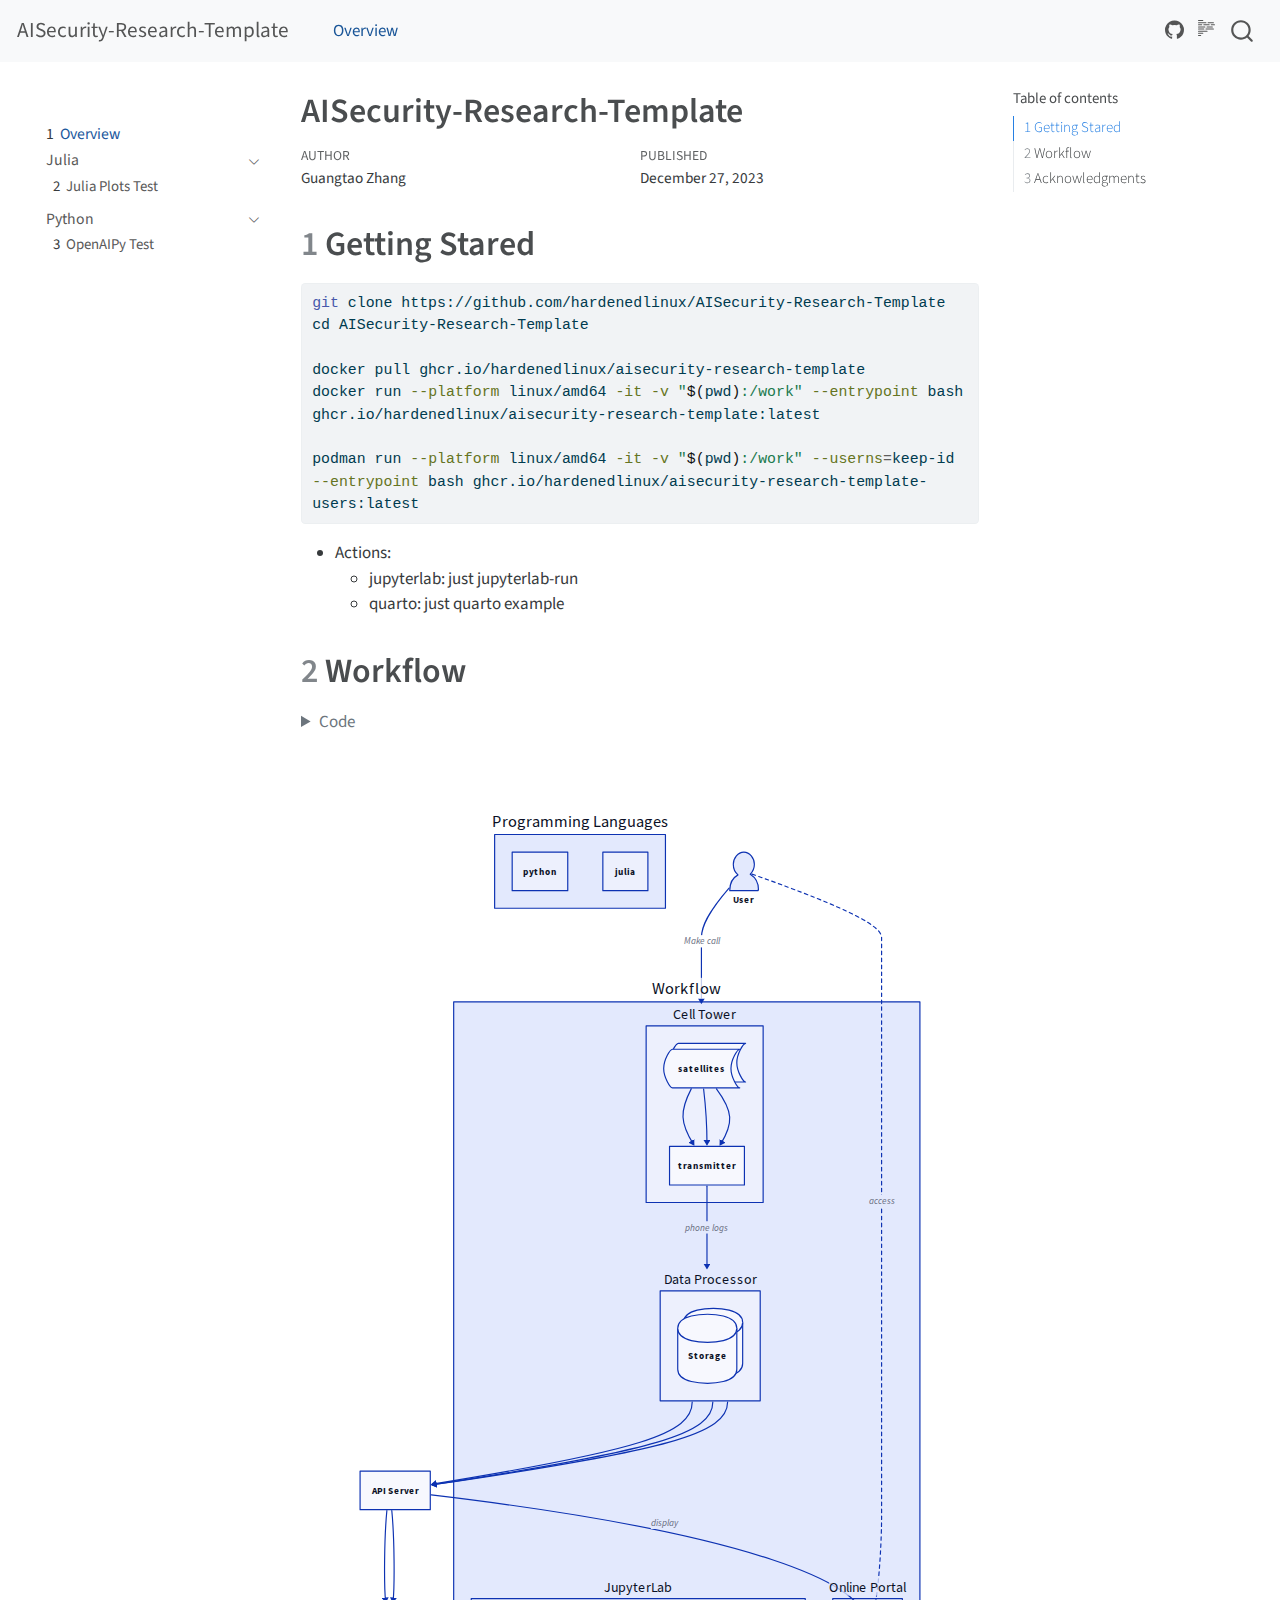
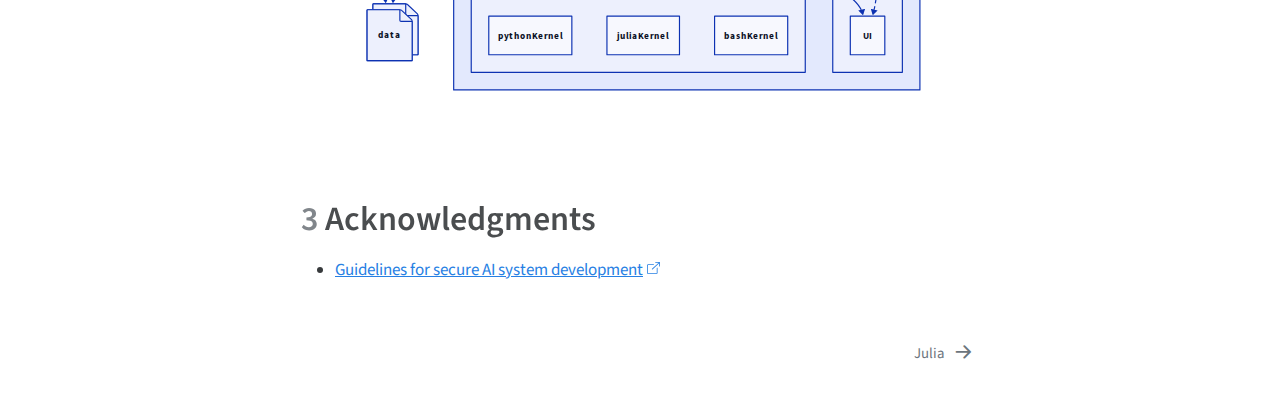
<file: index.html>
<!DOCTYPE html>
<html xmlns="http://www.w3.org/1999/xhtml" lang="en" xml:lang="en"><head>

<meta charset="utf-8">
<meta name="generator" content="quarto-1.3.450">

<meta name="viewport" content="width=device-width, initial-scale=1.0, user-scalable=yes">

<meta name="author" content="Guangtao Zhang">
<meta name="dcterms.date" content="2023-12-27">

<title>AISecurity-Research-Template</title>
<style>
code{white-space: pre-wrap;}
span.smallcaps{font-variant: small-caps;}
div.columns{display: flex; gap: min(4vw, 1.5em);}
div.column{flex: auto; overflow-x: auto;}
div.hanging-indent{margin-left: 1.5em; text-indent: -1.5em;}
ul.task-list{list-style: none;}
ul.task-list li input[type="checkbox"] {
  width: 0.8em;
  margin: 0 0.8em 0.2em -1em; /* quarto-specific, see https://github.com/quarto-dev/quarto-cli/issues/4556 */ 
  vertical-align: middle;
}
/* CSS for syntax highlighting */
pre > code.sourceCode { white-space: pre; position: relative; }
pre > code.sourceCode > span { line-height: 1.25; }
pre > code.sourceCode > span:empty { height: 1.2em; }
.sourceCode { overflow: visible; }
code.sourceCode > span { color: inherit; text-decoration: inherit; }
div.sourceCode { margin: 1em 0; }
pre.sourceCode { margin: 0; }
@media screen {
div.sourceCode { overflow: auto; }
}
@media print {
pre > code.sourceCode { white-space: pre-wrap; }
pre > code.sourceCode > span { text-indent: -5em; padding-left: 5em; }
}
pre.numberSource code
  { counter-reset: source-line 0; }
pre.numberSource code > span
  { position: relative; left: -4em; counter-increment: source-line; }
pre.numberSource code > span > a:first-child::before
  { content: counter(source-line);
    position: relative; left: -1em; text-align: right; vertical-align: baseline;
    border: none; display: inline-block;
    -webkit-touch-callout: none; -webkit-user-select: none;
    -khtml-user-select: none; -moz-user-select: none;
    -ms-user-select: none; user-select: none;
    padding: 0 4px; width: 4em;
  }
pre.numberSource { margin-left: 3em;  padding-left: 4px; }
div.sourceCode
  {   }
@media screen {
pre > code.sourceCode > span > a:first-child::before { text-decoration: underline; }
}
</style>


<script src="site_libs/quarto-nav/quarto-nav.js"></script>
<script src="site_libs/quarto-nav/headroom.min.js"></script>
<script src="site_libs/clipboard/clipboard.min.js"></script>
<script src="site_libs/quarto-search/autocomplete.umd.js"></script>
<script src="site_libs/quarto-search/fuse.min.js"></script>
<script src="site_libs/quarto-search/quarto-search.js"></script>
<meta name="quarto:offset" content="./">
<link href="./julia.html" rel="next">
<script src="site_libs/quarto-html/quarto.js"></script>
<script src="site_libs/quarto-html/popper.min.js"></script>
<script src="site_libs/quarto-html/tippy.umd.min.js"></script>
<script src="site_libs/quarto-html/anchor.min.js"></script>
<link href="site_libs/quarto-html/tippy.css" rel="stylesheet">
<link href="site_libs/quarto-html/quarto-syntax-highlighting.css" rel="stylesheet" id="quarto-text-highlighting-styles">
<script src="site_libs/bootstrap/bootstrap.min.js"></script>
<link href="site_libs/bootstrap/bootstrap-icons.css" rel="stylesheet">
<link href="site_libs/bootstrap/bootstrap.min.css" rel="stylesheet" id="quarto-bootstrap" data-mode="light">
<script id="quarto-search-options" type="application/json">{
  "location": "navbar",
  "copy-button": false,
  "collapse-after": 3,
  "panel-placement": "end",
  "type": "overlay",
  "limit": 20,
  "language": {
    "search-no-results-text": "No results",
    "search-matching-documents-text": "matching documents",
    "search-copy-link-title": "Copy link to search",
    "search-hide-matches-text": "Hide additional matches",
    "search-more-match-text": "more match in this document",
    "search-more-matches-text": "more matches in this document",
    "search-clear-button-title": "Clear",
    "search-detached-cancel-button-title": "Cancel",
    "search-submit-button-title": "Submit",
    "search-label": "Search"
  }
}</script>


<link rel="stylesheet" href="style.css">
</head>

<body class="nav-sidebar floating nav-fixed">

<div id="quarto-search-results"></div>
  <header id="quarto-header" class="headroom fixed-top">
    <nav class="navbar navbar-expand-lg navbar-dark ">
      <div class="navbar-container container-fluid">
      <div class="navbar-brand-container">
    <a class="navbar-brand" href="./index.html">
    <span class="navbar-title">AISecurity-Research-Template</span>
    </a>
  </div>
            <div id="quarto-search" class="" title="Search"></div>
          <button class="navbar-toggler" type="button" data-bs-toggle="collapse" data-bs-target="#navbarCollapse" aria-controls="navbarCollapse" aria-expanded="false" aria-label="Toggle navigation" onclick="if (window.quartoToggleHeadroom) { window.quartoToggleHeadroom(); }">
  <span class="navbar-toggler-icon"></span>
</button>
          <div class="collapse navbar-collapse" id="navbarCollapse">
            <ul class="navbar-nav navbar-nav-scroll me-auto">
  <li class="nav-item">
    <a class="nav-link active" href="./index.html" rel="" target="" aria-current="page">
 <span class="menu-text">Overview</span></a>
  </li>  
</ul>
            <ul class="navbar-nav navbar-nav-scroll ms-auto">
  <li class="nav-item compact">
    <a class="nav-link" href="https://github.com/hardenedlinux/AISecurity-Research-Template" rel="" target=""><i class="bi bi-github" role="img" aria-label="GitHub">
</i> 
 <span class="menu-text"></span></a>
  </li>  
</ul>
            <div class="quarto-navbar-tools">
  <a href="" class="quarto-reader-toggle quarto-navigation-tool px-1" onclick="window.quartoToggleReader(); return false;" title="Toggle reader mode">
  <div class="quarto-reader-toggle-btn">
  <i class="bi"></i>
  </div>
</a>
</div>
          </div> <!-- /navcollapse -->
      </div> <!-- /container-fluid -->
    </nav>
  <nav class="quarto-secondary-nav">
    <div class="container-fluid d-flex">
      <button type="button" class="quarto-btn-toggle btn" data-bs-toggle="collapse" data-bs-target="#quarto-sidebar,#quarto-sidebar-glass" aria-controls="quarto-sidebar" aria-expanded="false" aria-label="Toggle sidebar navigation" onclick="if (window.quartoToggleHeadroom) { window.quartoToggleHeadroom(); }">
        <i class="bi bi-layout-text-sidebar-reverse"></i>
      </button>
      <nav class="quarto-page-breadcrumbs" aria-label="breadcrumb"><ol class="breadcrumb"><li class="breadcrumb-item"><a href="./index.html"><span class="chapter-number">1</span>&nbsp; <span class="chapter-title">Overview</span></a></li></ol></nav>
      <a class="flex-grow-1" role="button" data-bs-toggle="collapse" data-bs-target="#quarto-sidebar,#quarto-sidebar-glass" aria-controls="quarto-sidebar" aria-expanded="false" aria-label="Toggle sidebar navigation" onclick="if (window.quartoToggleHeadroom) { window.quartoToggleHeadroom(); }">      
      </a>
      <button type="button" class="btn quarto-search-button" aria-label="" onclick="window.quartoOpenSearch();">
        <i class="bi bi-search"></i>
      </button>
    </div>
  </nav>
</header>
<!-- content -->
<div id="quarto-content" class="quarto-container page-columns page-rows-contents page-layout-article page-navbar">
<!-- sidebar -->
  <nav id="quarto-sidebar" class="sidebar collapse collapse-horizontal sidebar-navigation floating overflow-auto">
        <div class="mt-2 flex-shrink-0 align-items-center">
        <div class="sidebar-search">
        <div id="quarto-search" class="" title="Search"></div>
        </div>
        </div>
    <div class="sidebar-menu-container"> 
    <ul class="list-unstyled mt-1">
        <li class="sidebar-item">
  <div class="sidebar-item-container"> 
  <a href="./index.html" class="sidebar-item-text sidebar-link active">
 <span class="menu-text"><span class="chapter-number">1</span>&nbsp; <span class="chapter-title">Overview</span></span></a>
  </div>
</li>
        <li class="sidebar-item sidebar-item-section">
      <div class="sidebar-item-container"> 
            <a href="./julia.html" class="sidebar-item-text sidebar-link">
 <span class="menu-text">Julia</span></a>
          <a class="sidebar-item-toggle text-start" data-bs-toggle="collapse" data-bs-target="#quarto-sidebar-section-1" aria-expanded="true" aria-label="Toggle section">
            <i class="bi bi-chevron-right ms-2"></i>
          </a> 
      </div>
      <ul id="quarto-sidebar-section-1" class="collapse list-unstyled sidebar-section depth1 show">  
          <li class="sidebar-item">
  <div class="sidebar-item-container"> 
  <a href="./julia-test.html" class="sidebar-item-text sidebar-link">
 <span class="menu-text"><span class="chapter-number">2</span>&nbsp; <span class="chapter-title">Julia Plots Test</span></span></a>
  </div>
</li>
      </ul>
  </li>
        <li class="sidebar-item sidebar-item-section">
      <div class="sidebar-item-container"> 
            <a href="./python.html" class="sidebar-item-text sidebar-link">
 <span class="menu-text">Python</span></a>
          <a class="sidebar-item-toggle text-start" data-bs-toggle="collapse" data-bs-target="#quarto-sidebar-section-2" aria-expanded="true" aria-label="Toggle section">
            <i class="bi bi-chevron-right ms-2"></i>
          </a> 
      </div>
      <ul id="quarto-sidebar-section-2" class="collapse list-unstyled sidebar-section depth1 show">  
          <li class="sidebar-item">
  <div class="sidebar-item-container"> 
  <a href="./python-test.html" class="sidebar-item-text sidebar-link">
 <span class="menu-text"><span class="chapter-number">3</span>&nbsp; <span class="chapter-title">OpenAIPy Test</span></span></a>
  </div>
</li>
      </ul>
  </li>
    </ul>
    </div>
</nav>
<div id="quarto-sidebar-glass" data-bs-toggle="collapse" data-bs-target="#quarto-sidebar,#quarto-sidebar-glass"></div>
<!-- margin-sidebar -->
    <div id="quarto-margin-sidebar" class="sidebar margin-sidebar">
        <nav id="TOC" role="doc-toc" class="toc-active">
    <h2 id="toc-title">Table of contents</h2>
   
  <ul>
  <li><a href="#getting-stared" id="toc-getting-stared" class="nav-link active" data-scroll-target="#getting-stared"><span class="header-section-number">1</span> Getting Stared</a></li>
  <li><a href="#workflow" id="toc-workflow" class="nav-link" data-scroll-target="#workflow"><span class="header-section-number">2</span> Workflow</a></li>
  <li><a href="#acknowledgments" id="toc-acknowledgments" class="nav-link" data-scroll-target="#acknowledgments"><span class="header-section-number">3</span> Acknowledgments</a></li>
  </ul>
</nav>
    </div>
<!-- main -->
<main class="content" id="quarto-document-content">

<header id="title-block-header" class="quarto-title-block default">
<div class="quarto-title">
<h1 class="title">AISecurity-Research-Template</h1>
</div>



<div class="quarto-title-meta">

    <div>
    <div class="quarto-title-meta-heading">Author</div>
    <div class="quarto-title-meta-contents">
             <p>Guangtao Zhang </p>
          </div>
  </div>
    
    <div>
    <div class="quarto-title-meta-heading">Published</div>
    <div class="quarto-title-meta-contents">
      <p class="date">December 27, 2023</p>
    </div>
  </div>
  
    
  </div>
  

</header>

<section id="getting-stared" class="level1" data-number="1">
<h1 data-number="1"><span class="header-section-number">1</span> Getting Stared</h1>
<div class="sourceCode" id="cb1"><pre class="sourceCode bash code-with-copy"><code class="sourceCode bash"><span id="cb1-1"><a href="#cb1-1" aria-hidden="true" tabindex="-1"></a><span class="fu">git</span> clone https://github.com/hardenedlinux/AISecurity-Research-Template</span>
<span id="cb1-2"><a href="#cb1-2" aria-hidden="true" tabindex="-1"></a><span class="bu">cd</span> AISecurity-Research-Template</span>
<span id="cb1-3"><a href="#cb1-3" aria-hidden="true" tabindex="-1"></a></span>
<span id="cb1-4"><a href="#cb1-4" aria-hidden="true" tabindex="-1"></a><span class="ex">docker</span> pull ghcr.io/hardenedlinux/aisecurity-research-template</span>
<span id="cb1-5"><a href="#cb1-5" aria-hidden="true" tabindex="-1"></a><span class="ex">docker</span> run <span class="at">--platform</span> linux/amd64 <span class="at">-it</span> <span class="at">-v</span> <span class="st">"</span><span class="va">$(</span><span class="bu">pwd</span><span class="va">)</span><span class="st">:/work"</span> <span class="at">--entrypoint</span> bash ghcr.io/hardenedlinux/aisecurity-research-template:latest</span>
<span id="cb1-6"><a href="#cb1-6" aria-hidden="true" tabindex="-1"></a></span>
<span id="cb1-7"><a href="#cb1-7" aria-hidden="true" tabindex="-1"></a><span class="ex">podman</span> run <span class="at">--platform</span> linux/amd64 <span class="at">-it</span> <span class="at">-v</span> <span class="st">"</span><span class="va">$(</span><span class="bu">pwd</span><span class="va">)</span><span class="st">:/work"</span> <span class="at">--userns</span><span class="op">=</span>keep-id <span class="at">--entrypoint</span> bash ghcr.io/hardenedlinux/aisecurity-research-template-users:latest</span></code><button title="Copy to Clipboard" class="code-copy-button"><i class="bi"></i></button></pre></div>
<ul>
<li>Actions:
<ul>
<li>jupyterlab: just jupyterlab-run</li>
<li>quarto: just quarto example <render preview=""></render></li>
</ul></li>
</ul>
</section>
<section id="workflow" class="level1" data-number="2">
<h1 data-number="2"><span class="header-section-number">2</span> Workflow</h1>
<div class="cell" data-execution_count="1">
<details>
<summary>Code</summary>
<div class="sourceCode cell-code" id="cb2"><pre class="sourceCode python code-with-copy"><code class="sourceCode python"><span id="cb2-1"><a href="#cb2-1" aria-hidden="true" tabindex="-1"></a><span class="im">from</span> IPython.core.display <span class="im">import</span> SVG</span>
<span id="cb2-2"><a href="#cb2-2" aria-hidden="true" tabindex="-1"></a><span class="im">import</span> os</span>
<span id="cb2-3"><a href="#cb2-3" aria-hidden="true" tabindex="-1"></a></span>
<span id="cb2-4"><a href="#cb2-4" aria-hidden="true" tabindex="-1"></a>os.environ[<span class="st">"PATH"</span>] <span class="op">+=</span> os.pathsep <span class="op">+</span> <span class="st">"$PATH"</span></span>
<span id="cb2-5"><a href="#cb2-5" aria-hidden="true" tabindex="-1"></a>SVG(filename<span class="op">=</span><span class="st">'flow.svg'</span>)</span></code><button title="Copy to Clipboard" class="code-copy-button"><i class="bi"></i></button></pre></div>
</details>
<div class="cell-output cell-output-display" data-execution_count="1">
<p><img src="index_files/figure-html/cell-2-output-1.svg" class="img-fluid"></p>
</div>
</div>
</section>
<section id="acknowledgments" class="level1" data-number="3">
<h1 data-number="3"><span class="header-section-number">3</span> Acknowledgments</h1>
<ul>
<li><a href="https://www.ncsc.gov.uk/collection/guidelines-secure-ai-system-development">Guidelines for secure AI system development</a></li>
</ul>


</section>

</main> <!-- /main -->
<script id="quarto-html-after-body" type="application/javascript">
window.document.addEventListener("DOMContentLoaded", function (event) {
  const toggleBodyColorMode = (bsSheetEl) => {
    const mode = bsSheetEl.getAttribute("data-mode");
    const bodyEl = window.document.querySelector("body");
    if (mode === "dark") {
      bodyEl.classList.add("quarto-dark");
      bodyEl.classList.remove("quarto-light");
    } else {
      bodyEl.classList.add("quarto-light");
      bodyEl.classList.remove("quarto-dark");
    }
  }
  const toggleBodyColorPrimary = () => {
    const bsSheetEl = window.document.querySelector("link#quarto-bootstrap");
    if (bsSheetEl) {
      toggleBodyColorMode(bsSheetEl);
    }
  }
  toggleBodyColorPrimary();  
  const icon = "";
  const anchorJS = new window.AnchorJS();
  anchorJS.options = {
    placement: 'right',
    icon: icon
  };
  anchorJS.add('.anchored');
  const isCodeAnnotation = (el) => {
    for (const clz of el.classList) {
      if (clz.startsWith('code-annotation-')) {                     
        return true;
      }
    }
    return false;
  }
  const clipboard = new window.ClipboardJS('.code-copy-button', {
    text: function(trigger) {
      const codeEl = trigger.previousElementSibling.cloneNode(true);
      for (const childEl of codeEl.children) {
        if (isCodeAnnotation(childEl)) {
          childEl.remove();
        }
      }
      return codeEl.innerText;
    }
  });
  clipboard.on('success', function(e) {
    // button target
    const button = e.trigger;
    // don't keep focus
    button.blur();
    // flash "checked"
    button.classList.add('code-copy-button-checked');
    var currentTitle = button.getAttribute("title");
    button.setAttribute("title", "Copied!");
    let tooltip;
    if (window.bootstrap) {
      button.setAttribute("data-bs-toggle", "tooltip");
      button.setAttribute("data-bs-placement", "left");
      button.setAttribute("data-bs-title", "Copied!");
      tooltip = new bootstrap.Tooltip(button, 
        { trigger: "manual", 
          customClass: "code-copy-button-tooltip",
          offset: [0, -8]});
      tooltip.show();    
    }
    setTimeout(function() {
      if (tooltip) {
        tooltip.hide();
        button.removeAttribute("data-bs-title");
        button.removeAttribute("data-bs-toggle");
        button.removeAttribute("data-bs-placement");
      }
      button.setAttribute("title", currentTitle);
      button.classList.remove('code-copy-button-checked');
    }, 1000);
    // clear code selection
    e.clearSelection();
  });
  function tippyHover(el, contentFn) {
    const config = {
      allowHTML: true,
      content: contentFn,
      maxWidth: 500,
      delay: 100,
      arrow: false,
      appendTo: function(el) {
          return el.parentElement;
      },
      interactive: true,
      interactiveBorder: 10,
      theme: 'quarto',
      placement: 'bottom-start'
    };
    window.tippy(el, config); 
  }
  const noterefs = window.document.querySelectorAll('a[role="doc-noteref"]');
  for (var i=0; i<noterefs.length; i++) {
    const ref = noterefs[i];
    tippyHover(ref, function() {
      // use id or data attribute instead here
      let href = ref.getAttribute('data-footnote-href') || ref.getAttribute('href');
      try { href = new URL(href).hash; } catch {}
      const id = href.replace(/^#\/?/, "");
      const note = window.document.getElementById(id);
      return note.innerHTML;
    });
  }
      let selectedAnnoteEl;
      const selectorForAnnotation = ( cell, annotation) => {
        let cellAttr = 'data-code-cell="' + cell + '"';
        let lineAttr = 'data-code-annotation="' +  annotation + '"';
        const selector = 'span[' + cellAttr + '][' + lineAttr + ']';
        return selector;
      }
      const selectCodeLines = (annoteEl) => {
        const doc = window.document;
        const targetCell = annoteEl.getAttribute("data-target-cell");
        const targetAnnotation = annoteEl.getAttribute("data-target-annotation");
        const annoteSpan = window.document.querySelector(selectorForAnnotation(targetCell, targetAnnotation));
        const lines = annoteSpan.getAttribute("data-code-lines").split(",");
        const lineIds = lines.map((line) => {
          return targetCell + "-" + line;
        })
        let top = null;
        let height = null;
        let parent = null;
        if (lineIds.length > 0) {
            //compute the position of the single el (top and bottom and make a div)
            const el = window.document.getElementById(lineIds[0]);
            top = el.offsetTop;
            height = el.offsetHeight;
            parent = el.parentElement.parentElement;
          if (lineIds.length > 1) {
            const lastEl = window.document.getElementById(lineIds[lineIds.length - 1]);
            const bottom = lastEl.offsetTop + lastEl.offsetHeight;
            height = bottom - top;
          }
          if (top !== null && height !== null && parent !== null) {
            // cook up a div (if necessary) and position it 
            let div = window.document.getElementById("code-annotation-line-highlight");
            if (div === null) {
              div = window.document.createElement("div");
              div.setAttribute("id", "code-annotation-line-highlight");
              div.style.position = 'absolute';
              parent.appendChild(div);
            }
            div.style.top = top - 2 + "px";
            div.style.height = height + 4 + "px";
            let gutterDiv = window.document.getElementById("code-annotation-line-highlight-gutter");
            if (gutterDiv === null) {
              gutterDiv = window.document.createElement("div");
              gutterDiv.setAttribute("id", "code-annotation-line-highlight-gutter");
              gutterDiv.style.position = 'absolute';
              const codeCell = window.document.getElementById(targetCell);
              const gutter = codeCell.querySelector('.code-annotation-gutter');
              gutter.appendChild(gutterDiv);
            }
            gutterDiv.style.top = top - 2 + "px";
            gutterDiv.style.height = height + 4 + "px";
          }
          selectedAnnoteEl = annoteEl;
        }
      };
      const unselectCodeLines = () => {
        const elementsIds = ["code-annotation-line-highlight", "code-annotation-line-highlight-gutter"];
        elementsIds.forEach((elId) => {
          const div = window.document.getElementById(elId);
          if (div) {
            div.remove();
          }
        });
        selectedAnnoteEl = undefined;
      };
      // Attach click handler to the DT
      const annoteDls = window.document.querySelectorAll('dt[data-target-cell]');
      for (const annoteDlNode of annoteDls) {
        annoteDlNode.addEventListener('click', (event) => {
          const clickedEl = event.target;
          if (clickedEl !== selectedAnnoteEl) {
            unselectCodeLines();
            const activeEl = window.document.querySelector('dt[data-target-cell].code-annotation-active');
            if (activeEl) {
              activeEl.classList.remove('code-annotation-active');
            }
            selectCodeLines(clickedEl);
            clickedEl.classList.add('code-annotation-active');
          } else {
            // Unselect the line
            unselectCodeLines();
            clickedEl.classList.remove('code-annotation-active');
          }
        });
      }
  const findCites = (el) => {
    const parentEl = el.parentElement;
    if (parentEl) {
      const cites = parentEl.dataset.cites;
      if (cites) {
        return {
          el,
          cites: cites.split(' ')
        };
      } else {
        return findCites(el.parentElement)
      }
    } else {
      return undefined;
    }
  };
  var bibliorefs = window.document.querySelectorAll('a[role="doc-biblioref"]');
  for (var i=0; i<bibliorefs.length; i++) {
    const ref = bibliorefs[i];
    const citeInfo = findCites(ref);
    if (citeInfo) {
      tippyHover(citeInfo.el, function() {
        var popup = window.document.createElement('div');
        citeInfo.cites.forEach(function(cite) {
          var citeDiv = window.document.createElement('div');
          citeDiv.classList.add('hanging-indent');
          citeDiv.classList.add('csl-entry');
          var biblioDiv = window.document.getElementById('ref-' + cite);
          if (biblioDiv) {
            citeDiv.innerHTML = biblioDiv.innerHTML;
          }
          popup.appendChild(citeDiv);
        });
        return popup.innerHTML;
      });
    }
  }
    var localhostRegex = new RegExp(/^(?:http|https):\/\/localhost\:?[0-9]*\//);
      var filterRegex = new RegExp('/' + window.location.host + '/');
    var isInternal = (href) => {
        return filterRegex.test(href) || localhostRegex.test(href);
    }
    // Inspect non-navigation links and adorn them if external
 	var links = window.document.querySelectorAll('a[href]:not(.nav-link):not(.navbar-brand):not(.toc-action):not(.sidebar-link):not(.sidebar-item-toggle):not(.pagination-link):not(.no-external):not([aria-hidden]):not(.dropdown-item)');
    for (var i=0; i<links.length; i++) {
      const link = links[i];
      if (!isInternal(link.href)) {
          // target, if specified
          link.setAttribute("target", "_blank");
          // default icon
          link.classList.add("external");
      }
    }
});
</script>
<nav class="page-navigation">
  <div class="nav-page nav-page-previous">
  </div>
  <div class="nav-page nav-page-next">
      <a href="./julia.html" class="pagination-link">
        <span class="nav-page-text">Julia</span> <i class="bi bi-arrow-right-short"></i>
      </a>
  </div>
</nav>
</div> <!-- /content -->



</body></html>
</file>
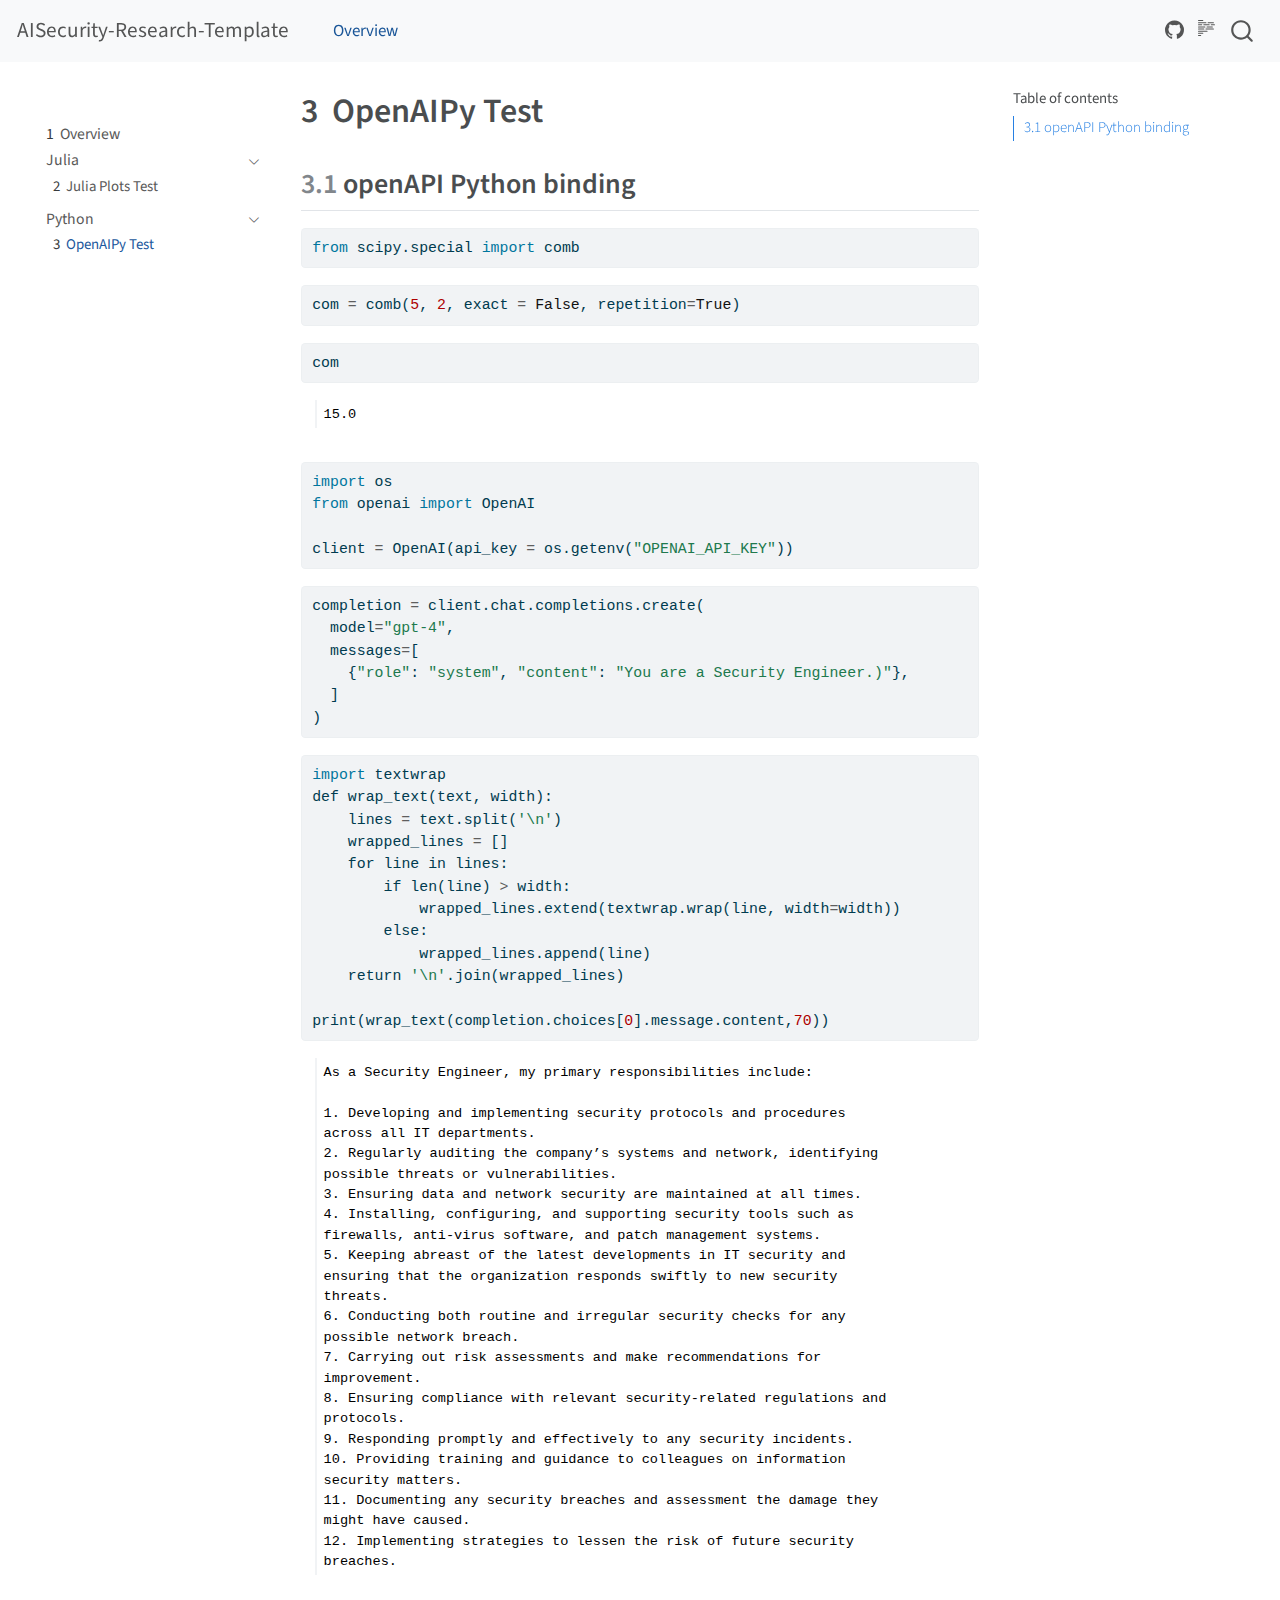
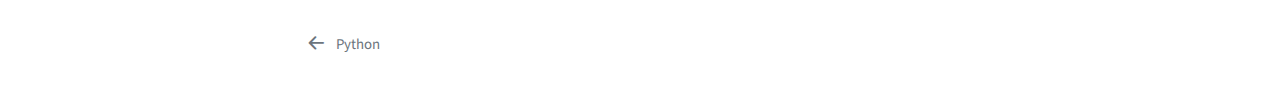
<file: python-test.html>
<!DOCTYPE html>
<html xmlns="http://www.w3.org/1999/xhtml" lang="en" xml:lang="en"><head>

<meta charset="utf-8">
<meta name="generator" content="quarto-1.3.450">

<meta name="viewport" content="width=device-width, initial-scale=1.0, user-scalable=yes">


<title>AISecurity-Research-Template - 3&nbsp; OpenAIPy Test</title>
<style>
code{white-space: pre-wrap;}
span.smallcaps{font-variant: small-caps;}
div.columns{display: flex; gap: min(4vw, 1.5em);}
div.column{flex: auto; overflow-x: auto;}
div.hanging-indent{margin-left: 1.5em; text-indent: -1.5em;}
ul.task-list{list-style: none;}
ul.task-list li input[type="checkbox"] {
  width: 0.8em;
  margin: 0 0.8em 0.2em -1em; /* quarto-specific, see https://github.com/quarto-dev/quarto-cli/issues/4556 */ 
  vertical-align: middle;
}
/* CSS for syntax highlighting */
pre > code.sourceCode { white-space: pre; position: relative; }
pre > code.sourceCode > span { line-height: 1.25; }
pre > code.sourceCode > span:empty { height: 1.2em; }
.sourceCode { overflow: visible; }
code.sourceCode > span { color: inherit; text-decoration: inherit; }
div.sourceCode { margin: 1em 0; }
pre.sourceCode { margin: 0; }
@media screen {
div.sourceCode { overflow: auto; }
}
@media print {
pre > code.sourceCode { white-space: pre-wrap; }
pre > code.sourceCode > span { text-indent: -5em; padding-left: 5em; }
}
pre.numberSource code
  { counter-reset: source-line 0; }
pre.numberSource code > span
  { position: relative; left: -4em; counter-increment: source-line; }
pre.numberSource code > span > a:first-child::before
  { content: counter(source-line);
    position: relative; left: -1em; text-align: right; vertical-align: baseline;
    border: none; display: inline-block;
    -webkit-touch-callout: none; -webkit-user-select: none;
    -khtml-user-select: none; -moz-user-select: none;
    -ms-user-select: none; user-select: none;
    padding: 0 4px; width: 4em;
  }
pre.numberSource { margin-left: 3em;  padding-left: 4px; }
div.sourceCode
  {   }
@media screen {
pre > code.sourceCode > span > a:first-child::before { text-decoration: underline; }
}
</style>


<script src="site_libs/quarto-nav/quarto-nav.js"></script>
<script src="site_libs/quarto-nav/headroom.min.js"></script>
<script src="site_libs/clipboard/clipboard.min.js"></script>
<script src="site_libs/quarto-search/autocomplete.umd.js"></script>
<script src="site_libs/quarto-search/fuse.min.js"></script>
<script src="site_libs/quarto-search/quarto-search.js"></script>
<meta name="quarto:offset" content="./">
<link href="./python.html" rel="prev">
<script src="site_libs/quarto-html/quarto.js"></script>
<script src="site_libs/quarto-html/popper.min.js"></script>
<script src="site_libs/quarto-html/tippy.umd.min.js"></script>
<script src="site_libs/quarto-html/anchor.min.js"></script>
<link href="site_libs/quarto-html/tippy.css" rel="stylesheet">
<link href="site_libs/quarto-html/quarto-syntax-highlighting.css" rel="stylesheet" id="quarto-text-highlighting-styles">
<script src="site_libs/bootstrap/bootstrap.min.js"></script>
<link href="site_libs/bootstrap/bootstrap-icons.css" rel="stylesheet">
<link href="site_libs/bootstrap/bootstrap.min.css" rel="stylesheet" id="quarto-bootstrap" data-mode="light">
<script id="quarto-search-options" type="application/json">{
  "location": "navbar",
  "copy-button": false,
  "collapse-after": 3,
  "panel-placement": "end",
  "type": "overlay",
  "limit": 20,
  "language": {
    "search-no-results-text": "No results",
    "search-matching-documents-text": "matching documents",
    "search-copy-link-title": "Copy link to search",
    "search-hide-matches-text": "Hide additional matches",
    "search-more-match-text": "more match in this document",
    "search-more-matches-text": "more matches in this document",
    "search-clear-button-title": "Clear",
    "search-detached-cancel-button-title": "Cancel",
    "search-submit-button-title": "Submit",
    "search-label": "Search"
  }
}</script>


<link rel="stylesheet" href="style.css">
</head>

<body class="nav-sidebar floating nav-fixed">

<div id="quarto-search-results"></div>
  <header id="quarto-header" class="headroom fixed-top">
    <nav class="navbar navbar-expand-lg navbar-dark ">
      <div class="navbar-container container-fluid">
      <div class="navbar-brand-container">
    <a class="navbar-brand" href="./index.html">
    <span class="navbar-title">AISecurity-Research-Template</span>
    </a>
  </div>
            <div id="quarto-search" class="" title="Search"></div>
          <button class="navbar-toggler" type="button" data-bs-toggle="collapse" data-bs-target="#navbarCollapse" aria-controls="navbarCollapse" aria-expanded="false" aria-label="Toggle navigation" onclick="if (window.quartoToggleHeadroom) { window.quartoToggleHeadroom(); }">
  <span class="navbar-toggler-icon"></span>
</button>
          <div class="collapse navbar-collapse" id="navbarCollapse">
            <ul class="navbar-nav navbar-nav-scroll me-auto">
  <li class="nav-item">
    <a class="nav-link active" href="./index.html" rel="" target="" aria-current="page">
 <span class="menu-text">Overview</span></a>
  </li>  
</ul>
            <ul class="navbar-nav navbar-nav-scroll ms-auto">
  <li class="nav-item compact">
    <a class="nav-link" href="https://github.com/hardenedlinux/AISecurity-Research-Template" rel="" target=""><i class="bi bi-github" role="img" aria-label="GitHub">
</i> 
 <span class="menu-text"></span></a>
  </li>  
</ul>
            <div class="quarto-navbar-tools">
  <a href="" class="quarto-reader-toggle quarto-navigation-tool px-1" onclick="window.quartoToggleReader(); return false;" title="Toggle reader mode">
  <div class="quarto-reader-toggle-btn">
  <i class="bi"></i>
  </div>
</a>
</div>
          </div> <!-- /navcollapse -->
      </div> <!-- /container-fluid -->
    </nav>
  <nav class="quarto-secondary-nav">
    <div class="container-fluid d-flex">
      <button type="button" class="quarto-btn-toggle btn" data-bs-toggle="collapse" data-bs-target="#quarto-sidebar,#quarto-sidebar-glass" aria-controls="quarto-sidebar" aria-expanded="false" aria-label="Toggle sidebar navigation" onclick="if (window.quartoToggleHeadroom) { window.quartoToggleHeadroom(); }">
        <i class="bi bi-layout-text-sidebar-reverse"></i>
      </button>
      <nav class="quarto-page-breadcrumbs" aria-label="breadcrumb"><ol class="breadcrumb"><li class="breadcrumb-item"><a href="./python.html">Python</a></li><li class="breadcrumb-item"><a href="./python-test.html"><span class="chapter-number">3</span>&nbsp; <span class="chapter-title">OpenAIPy Test</span></a></li></ol></nav>
      <a class="flex-grow-1" role="button" data-bs-toggle="collapse" data-bs-target="#quarto-sidebar,#quarto-sidebar-glass" aria-controls="quarto-sidebar" aria-expanded="false" aria-label="Toggle sidebar navigation" onclick="if (window.quartoToggleHeadroom) { window.quartoToggleHeadroom(); }">      
      </a>
      <button type="button" class="btn quarto-search-button" aria-label="" onclick="window.quartoOpenSearch();">
        <i class="bi bi-search"></i>
      </button>
    </div>
  </nav>
</header>
<!-- content -->
<div id="quarto-content" class="quarto-container page-columns page-rows-contents page-layout-article page-navbar">
<!-- sidebar -->
  <nav id="quarto-sidebar" class="sidebar collapse collapse-horizontal sidebar-navigation floating overflow-auto">
        <div class="mt-2 flex-shrink-0 align-items-center">
        <div class="sidebar-search">
        <div id="quarto-search" class="" title="Search"></div>
        </div>
        </div>
    <div class="sidebar-menu-container"> 
    <ul class="list-unstyled mt-1">
        <li class="sidebar-item">
  <div class="sidebar-item-container"> 
  <a href="./index.html" class="sidebar-item-text sidebar-link">
 <span class="menu-text"><span class="chapter-number">1</span>&nbsp; <span class="chapter-title">Overview</span></span></a>
  </div>
</li>
        <li class="sidebar-item sidebar-item-section">
      <div class="sidebar-item-container"> 
            <a href="./julia.html" class="sidebar-item-text sidebar-link">
 <span class="menu-text">Julia</span></a>
          <a class="sidebar-item-toggle text-start" data-bs-toggle="collapse" data-bs-target="#quarto-sidebar-section-1" aria-expanded="true" aria-label="Toggle section">
            <i class="bi bi-chevron-right ms-2"></i>
          </a> 
      </div>
      <ul id="quarto-sidebar-section-1" class="collapse list-unstyled sidebar-section depth1 show">  
          <li class="sidebar-item">
  <div class="sidebar-item-container"> 
  <a href="./julia-test.html" class="sidebar-item-text sidebar-link">
 <span class="menu-text"><span class="chapter-number">2</span>&nbsp; <span class="chapter-title">Julia Plots Test</span></span></a>
  </div>
</li>
      </ul>
  </li>
        <li class="sidebar-item sidebar-item-section">
      <div class="sidebar-item-container"> 
            <a href="./python.html" class="sidebar-item-text sidebar-link">
 <span class="menu-text">Python</span></a>
          <a class="sidebar-item-toggle text-start" data-bs-toggle="collapse" data-bs-target="#quarto-sidebar-section-2" aria-expanded="true" aria-label="Toggle section">
            <i class="bi bi-chevron-right ms-2"></i>
          </a> 
      </div>
      <ul id="quarto-sidebar-section-2" class="collapse list-unstyled sidebar-section depth1 show">  
          <li class="sidebar-item">
  <div class="sidebar-item-container"> 
  <a href="./python-test.html" class="sidebar-item-text sidebar-link active">
 <span class="menu-text"><span class="chapter-number">3</span>&nbsp; <span class="chapter-title">OpenAIPy Test</span></span></a>
  </div>
</li>
      </ul>
  </li>
    </ul>
    </div>
</nav>
<div id="quarto-sidebar-glass" data-bs-toggle="collapse" data-bs-target="#quarto-sidebar,#quarto-sidebar-glass"></div>
<!-- margin-sidebar -->
    <div id="quarto-margin-sidebar" class="sidebar margin-sidebar">
        <nav id="TOC" role="doc-toc" class="toc-active">
    <h2 id="toc-title">Table of contents</h2>
   
  <ul>
  <li><a href="#openapi-python-binding" id="toc-openapi-python-binding" class="nav-link active" data-scroll-target="#openapi-python-binding"><span class="header-section-number">3.1</span> openAPI Python binding</a></li>
  </ul>
</nav>
    </div>
<!-- main -->
<main class="content" id="quarto-document-content">

<header id="title-block-header" class="quarto-title-block default">
<div class="quarto-title">
<h1 class="title"><span class="chapter-number">3</span>&nbsp; <span class="chapter-title">OpenAIPy Test</span></h1>
</div>



<div class="quarto-title-meta">

    
  
    
  </div>
  

</header>

<section id="openapi-python-binding" class="level2" data-number="3.1">
<h2 data-number="3.1" class="anchored" data-anchor-id="openapi-python-binding"><span class="header-section-number">3.1</span> openAPI Python binding</h2>
<div class="cell" data-execution_count="1">
<div class="sourceCode cell-code" id="cb1"><pre class="sourceCode python code-with-copy"><code class="sourceCode python"><span id="cb1-1"><a href="#cb1-1" aria-hidden="true" tabindex="-1"></a><span class="im">from</span> scipy.special <span class="im">import</span> comb</span></code><button title="Copy to Clipboard" class="code-copy-button"><i class="bi"></i></button></pre></div>
</div>
<div class="cell" data-execution_count="2">
<div class="sourceCode cell-code" id="cb2"><pre class="sourceCode python code-with-copy"><code class="sourceCode python"><span id="cb2-1"><a href="#cb2-1" aria-hidden="true" tabindex="-1"></a>com <span class="op">=</span> comb(<span class="dv">5</span>, <span class="dv">2</span>, exact <span class="op">=</span> <span class="va">False</span>, repetition<span class="op">=</span><span class="va">True</span>)</span></code><button title="Copy to Clipboard" class="code-copy-button"><i class="bi"></i></button></pre></div>
</div>
<div class="cell" data-execution_count="3">
<div class="sourceCode cell-code" id="cb3"><pre class="sourceCode python code-with-copy"><code class="sourceCode python"><span id="cb3-1"><a href="#cb3-1" aria-hidden="true" tabindex="-1"></a>com</span></code><button title="Copy to Clipboard" class="code-copy-button"><i class="bi"></i></button></pre></div>
<div class="cell-output cell-output-display" data-execution_count="3">
<pre><code>15.0</code></pre>
</div>
</div>
<div class="cell" data-execution_count="4">
<div class="sourceCode cell-code" id="cb5"><pre class="sourceCode python code-with-copy"><code class="sourceCode python"><span id="cb5-1"><a href="#cb5-1" aria-hidden="true" tabindex="-1"></a><span class="im">import</span> os</span>
<span id="cb5-2"><a href="#cb5-2" aria-hidden="true" tabindex="-1"></a><span class="im">from</span> openai <span class="im">import</span> OpenAI</span>
<span id="cb5-3"><a href="#cb5-3" aria-hidden="true" tabindex="-1"></a></span>
<span id="cb5-4"><a href="#cb5-4" aria-hidden="true" tabindex="-1"></a>client <span class="op">=</span> OpenAI(api_key <span class="op">=</span> os.getenv(<span class="st">"OPENAI_API_KEY"</span>))</span></code><button title="Copy to Clipboard" class="code-copy-button"><i class="bi"></i></button></pre></div>
</div>
<div class="cell" data-execution_count="5">
<div class="sourceCode cell-code" id="cb6"><pre class="sourceCode python code-with-copy"><code class="sourceCode python"><span id="cb6-1"><a href="#cb6-1" aria-hidden="true" tabindex="-1"></a>completion <span class="op">=</span> client.chat.completions.create(</span>
<span id="cb6-2"><a href="#cb6-2" aria-hidden="true" tabindex="-1"></a>  model<span class="op">=</span><span class="st">"gpt-4"</span>,</span>
<span id="cb6-3"><a href="#cb6-3" aria-hidden="true" tabindex="-1"></a>  messages<span class="op">=</span>[</span>
<span id="cb6-4"><a href="#cb6-4" aria-hidden="true" tabindex="-1"></a>    {<span class="st">"role"</span>: <span class="st">"system"</span>, <span class="st">"content"</span>: <span class="st">"You are a Security Engineer.)"</span>},</span>
<span id="cb6-5"><a href="#cb6-5" aria-hidden="true" tabindex="-1"></a>  ]</span>
<span id="cb6-6"><a href="#cb6-6" aria-hidden="true" tabindex="-1"></a>)</span></code><button title="Copy to Clipboard" class="code-copy-button"><i class="bi"></i></button></pre></div>
</div>
<div class="cell" data-scrolled="true" data-execution_count="6">
<div class="sourceCode cell-code" id="cb7"><pre class="sourceCode python code-with-copy"><code class="sourceCode python"><span id="cb7-1"><a href="#cb7-1" aria-hidden="true" tabindex="-1"></a><span class="im">import</span> textwrap</span>
<span id="cb7-2"><a href="#cb7-2" aria-hidden="true" tabindex="-1"></a><span class="kw">def</span> wrap_text(text, width):</span>
<span id="cb7-3"><a href="#cb7-3" aria-hidden="true" tabindex="-1"></a>    lines <span class="op">=</span> text.split(<span class="st">'</span><span class="ch">\n</span><span class="st">'</span>)</span>
<span id="cb7-4"><a href="#cb7-4" aria-hidden="true" tabindex="-1"></a>    wrapped_lines <span class="op">=</span> []</span>
<span id="cb7-5"><a href="#cb7-5" aria-hidden="true" tabindex="-1"></a>    <span class="cf">for</span> line <span class="kw">in</span> lines:</span>
<span id="cb7-6"><a href="#cb7-6" aria-hidden="true" tabindex="-1"></a>        <span class="cf">if</span> <span class="bu">len</span>(line) <span class="op">&gt;</span> width:</span>
<span id="cb7-7"><a href="#cb7-7" aria-hidden="true" tabindex="-1"></a>            wrapped_lines.extend(textwrap.wrap(line, width<span class="op">=</span>width))</span>
<span id="cb7-8"><a href="#cb7-8" aria-hidden="true" tabindex="-1"></a>        <span class="cf">else</span>:</span>
<span id="cb7-9"><a href="#cb7-9" aria-hidden="true" tabindex="-1"></a>            wrapped_lines.append(line)</span>
<span id="cb7-10"><a href="#cb7-10" aria-hidden="true" tabindex="-1"></a>    <span class="cf">return</span> <span class="st">'</span><span class="ch">\n</span><span class="st">'</span>.join(wrapped_lines)</span>
<span id="cb7-11"><a href="#cb7-11" aria-hidden="true" tabindex="-1"></a>    </span>
<span id="cb7-12"><a href="#cb7-12" aria-hidden="true" tabindex="-1"></a><span class="bu">print</span>(wrap_text(completion.choices[<span class="dv">0</span>].message.content,<span class="dv">70</span>))</span></code><button title="Copy to Clipboard" class="code-copy-button"><i class="bi"></i></button></pre></div>
<div class="cell-output cell-output-stdout">
<pre><code>As a Security Engineer, my primary responsibilities include:

1. Developing and implementing security protocols and procedures
across all IT departments.
2. Regularly auditing the company’s systems and network, identifying
possible threats or vulnerabilities.
3. Ensuring data and network security are maintained at all times.
4. Installing, configuring, and supporting security tools such as
firewalls, anti-virus software, and patch management systems.
5. Keeping abreast of the latest developments in IT security and
ensuring that the organization responds swiftly to new security
threats.
6. Conducting both routine and irregular security checks for any
possible network breach.
7. Carrying out risk assessments and make recommendations for
improvement.
8. Ensuring compliance with relevant security-related regulations and
protocols.
9. Responding promptly and effectively to any security incidents.
10. Providing training and guidance to colleagues on information
security matters.
11. Documenting any security breaches and assessment the damage they
might have caused.
12. Implementing strategies to lessen the risk of future security
breaches.</code></pre>
</div>
</div>


</section>

</main> <!-- /main -->
<script id="quarto-html-after-body" type="application/javascript">
window.document.addEventListener("DOMContentLoaded", function (event) {
  const toggleBodyColorMode = (bsSheetEl) => {
    const mode = bsSheetEl.getAttribute("data-mode");
    const bodyEl = window.document.querySelector("body");
    if (mode === "dark") {
      bodyEl.classList.add("quarto-dark");
      bodyEl.classList.remove("quarto-light");
    } else {
      bodyEl.classList.add("quarto-light");
      bodyEl.classList.remove("quarto-dark");
    }
  }
  const toggleBodyColorPrimary = () => {
    const bsSheetEl = window.document.querySelector("link#quarto-bootstrap");
    if (bsSheetEl) {
      toggleBodyColorMode(bsSheetEl);
    }
  }
  toggleBodyColorPrimary();  
  const icon = "";
  const anchorJS = new window.AnchorJS();
  anchorJS.options = {
    placement: 'right',
    icon: icon
  };
  anchorJS.add('.anchored');
  const isCodeAnnotation = (el) => {
    for (const clz of el.classList) {
      if (clz.startsWith('code-annotation-')) {                     
        return true;
      }
    }
    return false;
  }
  const clipboard = new window.ClipboardJS('.code-copy-button', {
    text: function(trigger) {
      const codeEl = trigger.previousElementSibling.cloneNode(true);
      for (const childEl of codeEl.children) {
        if (isCodeAnnotation(childEl)) {
          childEl.remove();
        }
      }
      return codeEl.innerText;
    }
  });
  clipboard.on('success', function(e) {
    // button target
    const button = e.trigger;
    // don't keep focus
    button.blur();
    // flash "checked"
    button.classList.add('code-copy-button-checked');
    var currentTitle = button.getAttribute("title");
    button.setAttribute("title", "Copied!");
    let tooltip;
    if (window.bootstrap) {
      button.setAttribute("data-bs-toggle", "tooltip");
      button.setAttribute("data-bs-placement", "left");
      button.setAttribute("data-bs-title", "Copied!");
      tooltip = new bootstrap.Tooltip(button, 
        { trigger: "manual", 
          customClass: "code-copy-button-tooltip",
          offset: [0, -8]});
      tooltip.show();    
    }
    setTimeout(function() {
      if (tooltip) {
        tooltip.hide();
        button.removeAttribute("data-bs-title");
        button.removeAttribute("data-bs-toggle");
        button.removeAttribute("data-bs-placement");
      }
      button.setAttribute("title", currentTitle);
      button.classList.remove('code-copy-button-checked');
    }, 1000);
    // clear code selection
    e.clearSelection();
  });
  function tippyHover(el, contentFn) {
    const config = {
      allowHTML: true,
      content: contentFn,
      maxWidth: 500,
      delay: 100,
      arrow: false,
      appendTo: function(el) {
          return el.parentElement;
      },
      interactive: true,
      interactiveBorder: 10,
      theme: 'quarto',
      placement: 'bottom-start'
    };
    window.tippy(el, config); 
  }
  const noterefs = window.document.querySelectorAll('a[role="doc-noteref"]');
  for (var i=0; i<noterefs.length; i++) {
    const ref = noterefs[i];
    tippyHover(ref, function() {
      // use id or data attribute instead here
      let href = ref.getAttribute('data-footnote-href') || ref.getAttribute('href');
      try { href = new URL(href).hash; } catch {}
      const id = href.replace(/^#\/?/, "");
      const note = window.document.getElementById(id);
      return note.innerHTML;
    });
  }
      let selectedAnnoteEl;
      const selectorForAnnotation = ( cell, annotation) => {
        let cellAttr = 'data-code-cell="' + cell + '"';
        let lineAttr = 'data-code-annotation="' +  annotation + '"';
        const selector = 'span[' + cellAttr + '][' + lineAttr + ']';
        return selector;
      }
      const selectCodeLines = (annoteEl) => {
        const doc = window.document;
        const targetCell = annoteEl.getAttribute("data-target-cell");
        const targetAnnotation = annoteEl.getAttribute("data-target-annotation");
        const annoteSpan = window.document.querySelector(selectorForAnnotation(targetCell, targetAnnotation));
        const lines = annoteSpan.getAttribute("data-code-lines").split(",");
        const lineIds = lines.map((line) => {
          return targetCell + "-" + line;
        })
        let top = null;
        let height = null;
        let parent = null;
        if (lineIds.length > 0) {
            //compute the position of the single el (top and bottom and make a div)
            const el = window.document.getElementById(lineIds[0]);
            top = el.offsetTop;
            height = el.offsetHeight;
            parent = el.parentElement.parentElement;
          if (lineIds.length > 1) {
            const lastEl = window.document.getElementById(lineIds[lineIds.length - 1]);
            const bottom = lastEl.offsetTop + lastEl.offsetHeight;
            height = bottom - top;
          }
          if (top !== null && height !== null && parent !== null) {
            // cook up a div (if necessary) and position it 
            let div = window.document.getElementById("code-annotation-line-highlight");
            if (div === null) {
              div = window.document.createElement("div");
              div.setAttribute("id", "code-annotation-line-highlight");
              div.style.position = 'absolute';
              parent.appendChild(div);
            }
            div.style.top = top - 2 + "px";
            div.style.height = height + 4 + "px";
            let gutterDiv = window.document.getElementById("code-annotation-line-highlight-gutter");
            if (gutterDiv === null) {
              gutterDiv = window.document.createElement("div");
              gutterDiv.setAttribute("id", "code-annotation-line-highlight-gutter");
              gutterDiv.style.position = 'absolute';
              const codeCell = window.document.getElementById(targetCell);
              const gutter = codeCell.querySelector('.code-annotation-gutter');
              gutter.appendChild(gutterDiv);
            }
            gutterDiv.style.top = top - 2 + "px";
            gutterDiv.style.height = height + 4 + "px";
          }
          selectedAnnoteEl = annoteEl;
        }
      };
      const unselectCodeLines = () => {
        const elementsIds = ["code-annotation-line-highlight", "code-annotation-line-highlight-gutter"];
        elementsIds.forEach((elId) => {
          const div = window.document.getElementById(elId);
          if (div) {
            div.remove();
          }
        });
        selectedAnnoteEl = undefined;
      };
      // Attach click handler to the DT
      const annoteDls = window.document.querySelectorAll('dt[data-target-cell]');
      for (const annoteDlNode of annoteDls) {
        annoteDlNode.addEventListener('click', (event) => {
          const clickedEl = event.target;
          if (clickedEl !== selectedAnnoteEl) {
            unselectCodeLines();
            const activeEl = window.document.querySelector('dt[data-target-cell].code-annotation-active');
            if (activeEl) {
              activeEl.classList.remove('code-annotation-active');
            }
            selectCodeLines(clickedEl);
            clickedEl.classList.add('code-annotation-active');
          } else {
            // Unselect the line
            unselectCodeLines();
            clickedEl.classList.remove('code-annotation-active');
          }
        });
      }
  const findCites = (el) => {
    const parentEl = el.parentElement;
    if (parentEl) {
      const cites = parentEl.dataset.cites;
      if (cites) {
        return {
          el,
          cites: cites.split(' ')
        };
      } else {
        return findCites(el.parentElement)
      }
    } else {
      return undefined;
    }
  };
  var bibliorefs = window.document.querySelectorAll('a[role="doc-biblioref"]');
  for (var i=0; i<bibliorefs.length; i++) {
    const ref = bibliorefs[i];
    const citeInfo = findCites(ref);
    if (citeInfo) {
      tippyHover(citeInfo.el, function() {
        var popup = window.document.createElement('div');
        citeInfo.cites.forEach(function(cite) {
          var citeDiv = window.document.createElement('div');
          citeDiv.classList.add('hanging-indent');
          citeDiv.classList.add('csl-entry');
          var biblioDiv = window.document.getElementById('ref-' + cite);
          if (biblioDiv) {
            citeDiv.innerHTML = biblioDiv.innerHTML;
          }
          popup.appendChild(citeDiv);
        });
        return popup.innerHTML;
      });
    }
  }
    var localhostRegex = new RegExp(/^(?:http|https):\/\/localhost\:?[0-9]*\//);
      var filterRegex = new RegExp('/' + window.location.host + '/');
    var isInternal = (href) => {
        return filterRegex.test(href) || localhostRegex.test(href);
    }
    // Inspect non-navigation links and adorn them if external
 	var links = window.document.querySelectorAll('a[href]:not(.nav-link):not(.navbar-brand):not(.toc-action):not(.sidebar-link):not(.sidebar-item-toggle):not(.pagination-link):not(.no-external):not([aria-hidden]):not(.dropdown-item)');
    for (var i=0; i<links.length; i++) {
      const link = links[i];
      if (!isInternal(link.href)) {
          // target, if specified
          link.setAttribute("target", "_blank");
          // default icon
          link.classList.add("external");
      }
    }
});
</script>
<nav class="page-navigation">
  <div class="nav-page nav-page-previous">
      <a href="./python.html" class="pagination-link">
        <i class="bi bi-arrow-left-short"></i> <span class="nav-page-text">Python</span>
      </a>          
  </div>
  <div class="nav-page nav-page-next">
  </div>
</nav>
</div> <!-- /content -->



</body></html>
</file>
<file: site_libs/quarto-html/tippy.css>
.tippy-box[data-animation=fade][data-state=hidden]{opacity:0}[data-tippy-root]{max-width:calc(100vw - 10px)}.tippy-box{position:relative;background-color:#333;color:#fff;border-radius:4px;font-size:14px;line-height:1.4;white-space:normal;outline:0;transition-property:transform,visibility,opacity}.tippy-box[data-placement^=top]>.tippy-arrow{bottom:0}.tippy-box[data-placement^=top]>.tippy-arrow:before{bottom:-7px;left:0;border-width:8px 8px 0;border-top-color:initial;transform-origin:center top}.tippy-box[data-placement^=bottom]>.tippy-arrow{top:0}.tippy-box[data-placement^=bottom]>.tippy-arrow:before{top:-7px;left:0;border-width:0 8px 8px;border-bottom-color:initial;transform-origin:center bottom}.tippy-box[data-placement^=left]>.tippy-arrow{right:0}.tippy-box[data-placement^=left]>.tippy-arrow:before{border-width:8px 0 8px 8px;border-left-color:initial;right:-7px;transform-origin:center left}.tippy-box[data-placement^=right]>.tippy-arrow{left:0}.tippy-box[data-placement^=right]>.tippy-arrow:before{left:-7px;border-width:8px 8px 8px 0;border-right-color:initial;transform-origin:center right}.tippy-box[data-inertia][data-state=visible]{transition-timing-function:cubic-bezier(.54,1.5,.38,1.11)}.tippy-arrow{width:16px;height:16px;color:#333}.tippy-arrow:before{content:"";position:absolute;border-color:transparent;border-style:solid}.tippy-content{position:relative;padding:5px 9px;z-index:1}
</file>
<file: site_libs/quarto-html/quarto-syntax-highlighting.css>
/* quarto syntax highlight colors */
:root {
  --quarto-hl-ot-color: #003B4F;
  --quarto-hl-at-color: #657422;
  --quarto-hl-ss-color: #20794D;
  --quarto-hl-an-color: #5E5E5E;
  --quarto-hl-fu-color: #4758AB;
  --quarto-hl-st-color: #20794D;
  --quarto-hl-cf-color: #003B4F;
  --quarto-hl-op-color: #5E5E5E;
  --quarto-hl-er-color: #AD0000;
  --quarto-hl-bn-color: #AD0000;
  --quarto-hl-al-color: #AD0000;
  --quarto-hl-va-color: #111111;
  --quarto-hl-bu-color: inherit;
  --quarto-hl-ex-color: inherit;
  --quarto-hl-pp-color: #AD0000;
  --quarto-hl-in-color: #5E5E5E;
  --quarto-hl-vs-color: #20794D;
  --quarto-hl-wa-color: #5E5E5E;
  --quarto-hl-do-color: #5E5E5E;
  --quarto-hl-im-color: #00769E;
  --quarto-hl-ch-color: #20794D;
  --quarto-hl-dt-color: #AD0000;
  --quarto-hl-fl-color: #AD0000;
  --quarto-hl-co-color: #5E5E5E;
  --quarto-hl-cv-color: #5E5E5E;
  --quarto-hl-cn-color: #8f5902;
  --quarto-hl-sc-color: #5E5E5E;
  --quarto-hl-dv-color: #AD0000;
  --quarto-hl-kw-color: #003B4F;
}

/* other quarto variables */
:root {
  --quarto-font-monospace: SFMono-Regular, Menlo, Monaco, Consolas, "Liberation Mono", "Courier New", monospace;
}

pre > code.sourceCode > span {
  color: #003B4F;
}

code span {
  color: #003B4F;
}

code.sourceCode > span {
  color: #003B4F;
}

div.sourceCode,
div.sourceCode pre.sourceCode {
  color: #003B4F;
}

code span.ot {
  color: #003B4F;
  font-style: inherit;
}

code span.at {
  color: #657422;
  font-style: inherit;
}

code span.ss {
  color: #20794D;
  font-style: inherit;
}

code span.an {
  color: #5E5E5E;
  font-style: inherit;
}

code span.fu {
  color: #4758AB;
  font-style: inherit;
}

code span.st {
  color: #20794D;
  font-style: inherit;
}

code span.cf {
  color: #003B4F;
  font-style: inherit;
}

code span.op {
  color: #5E5E5E;
  font-style: inherit;
}

code span.er {
  color: #AD0000;
  font-style: inherit;
}

code span.bn {
  color: #AD0000;
  font-style: inherit;
}

code span.al {
  color: #AD0000;
  font-style: inherit;
}

code span.va {
  color: #111111;
  font-style: inherit;
}

code span.bu {
  font-style: inherit;
}

code span.ex {
  font-style: inherit;
}

code span.pp {
  color: #AD0000;
  font-style: inherit;
}

code span.in {
  color: #5E5E5E;
  font-style: inherit;
}

code span.vs {
  color: #20794D;
  font-style: inherit;
}

code span.wa {
  color: #5E5E5E;
  font-style: italic;
}

code span.do {
  color: #5E5E5E;
  font-style: italic;
}

code span.im {
  color: #00769E;
  font-style: inherit;
}

code span.ch {
  color: #20794D;
  font-style: inherit;
}

code span.dt {
  color: #AD0000;
  font-style: inherit;
}

code span.fl {
  color: #AD0000;
  font-style: inherit;
}

code span.co {
  color: #5E5E5E;
  font-style: inherit;
}

code span.cv {
  color: #5E5E5E;
  font-style: italic;
}

code span.cn {
  color: #8f5902;
  font-style: inherit;
}

code span.sc {
  color: #5E5E5E;
  font-style: inherit;
}

code span.dv {
  color: #AD0000;
  font-style: inherit;
}

code span.kw {
  color: #003B4F;
  font-style: inherit;
}

.prevent-inlining {
  content: "</";
}

/*# sourceMappingURL=debc5d5d77c3f9108843748ff7464032.css.map */
</file>
<file: style.css>
/*-- scss:defaults --*/
/*-- scss:rules --*/

.cell-output pre {
  word-break: break-all;
  margin-left: 1em;
  margin-top: 0;
  background: none;
  border-left: 2px solid rgba(233, 236, 239, 0.65);
  border-top-left-radius: 0;
  border-top-right-radius: 0;
  font-size: 0.8em;
  padding-left: 0.2em;
  padding-top: 0.2em;
}
</file>
